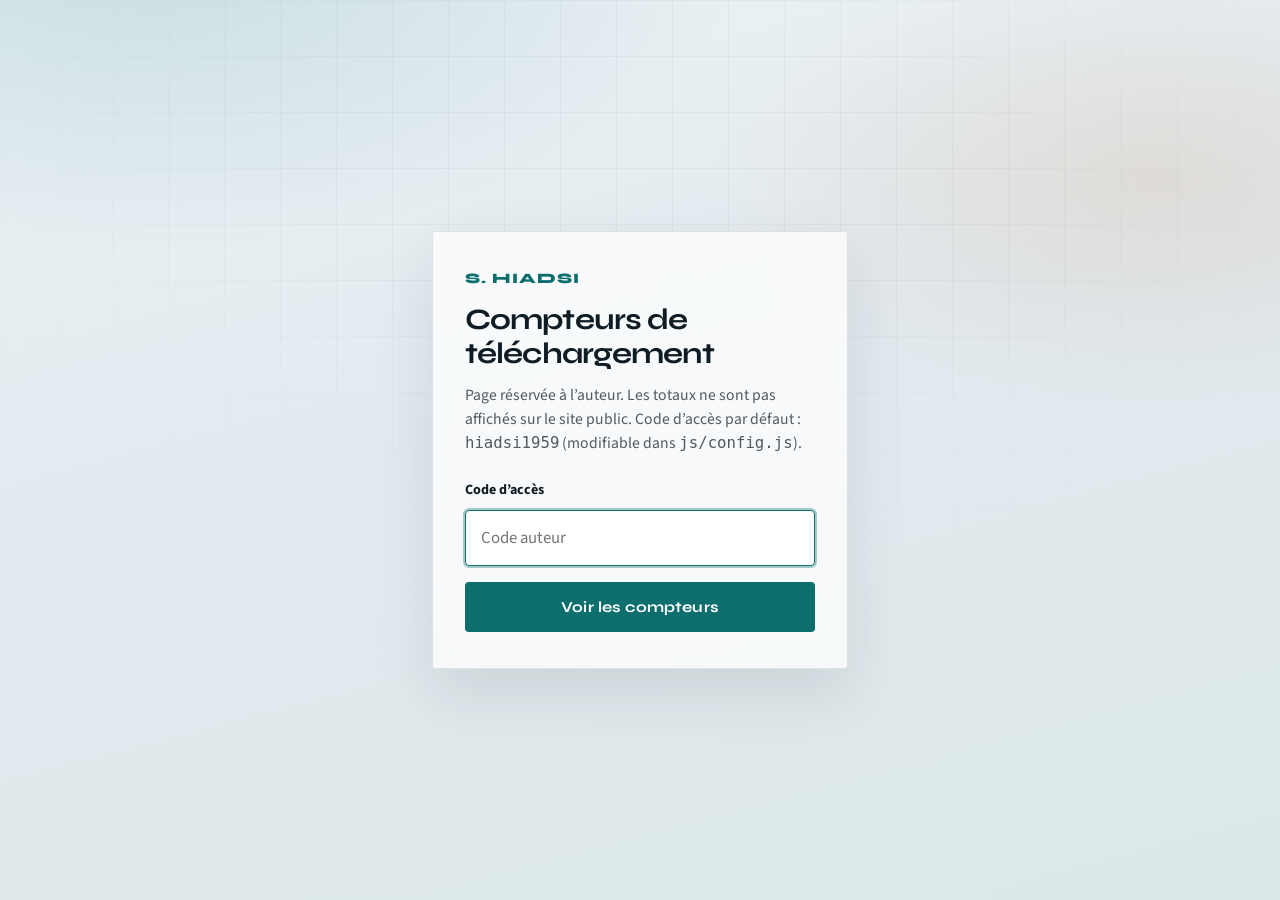
<file: compteurs.html>
<!DOCTYPE html>
<html lang="fr">
<head>
  <meta charset="UTF-8" />
  <meta name="viewport" content="width=device-width, initial-scale=1" />
  <meta name="robots" content="noindex, nofollow" />
  <title>Compteurs privés — S. HIADSI</title>
  <link rel="preconnect" href="https://fonts.googleapis.com" />
  <link rel="preconnect" href="https://fonts.gstatic.com" crossorigin />
  <link href="https://fonts.googleapis.com/css2?family=Source+Sans+3:wght@400;500;600;700&family=Syne:wght@700;800&display=swap" rel="stylesheet" />
  <link rel="stylesheet" href="css/style.css?v=20260813priv" />
  <link rel="stylesheet" href="css/login.css?v=20260813priv" />
</head>
<body class="login-page">
  <div class="bg-atmosphere" aria-hidden="true"></div>
  <div class="bg-lattice" aria-hidden="true"></div>

  <main class="login-wrap" style="max-width: 52rem;">
    <p class="login-brand">S. HIADSI</p>
    <h1>Compteurs de téléchargement</h1>
    <p class="login-text">
      Page réservée à l’auteur. Les totaux ne sont pas affichés sur le site public.
      Code d’accès par défaut&nbsp;: <code>hiadsi1959</code> (modifiable dans <code>js/config.js</code>).
    </p>

    <form id="stats-gate" class="login-form" autocomplete="current-password">
      <label for="stats-code">Code d’accès</label>
      <input
        id="stats-code"
        name="code"
        type="password"
        required
        autofocus
        placeholder="Code auteur"
      />
      <button class="btn btn-primary" type="submit">Voir les compteurs</button>
    </form>
    <p id="stats-error" class="login-error" hidden>Code incorrect.</p>

    <div id="stats-panel" hidden>
      <p class="login-note" style="margin-top: 1.5rem;">
        Total affiché = baseline + nouveaux téléchargements (CountAPI).
        <button type="button" id="stats-refresh" class="btn btn-ghost" style="margin-left: 0.5rem;">Actualiser</button>
      </p>
      <div id="stats-grid" class="stats-grid" style="margin-top: 1.25rem;" aria-live="polite">
        <p class="suggest-empty">Chargement…</p>
      </div>
      <p class="login-note" style="margin-top: 1.5rem;">
        <a href="index.html">← Retour au site</a>
        · Option e-mail&nbsp;: renseigner <code>notificationEmail</code> dans <code>js/config.js</code>
        pour recevoir un message à chaque téléchargement (avec le total).
      </p>
    </div>
  </main>

  <script src="js/config.js?v=20260813priv"></script>
  <script src="js/compteurs.js?v=20260813priv"></script>
</body>
</html>
</file>
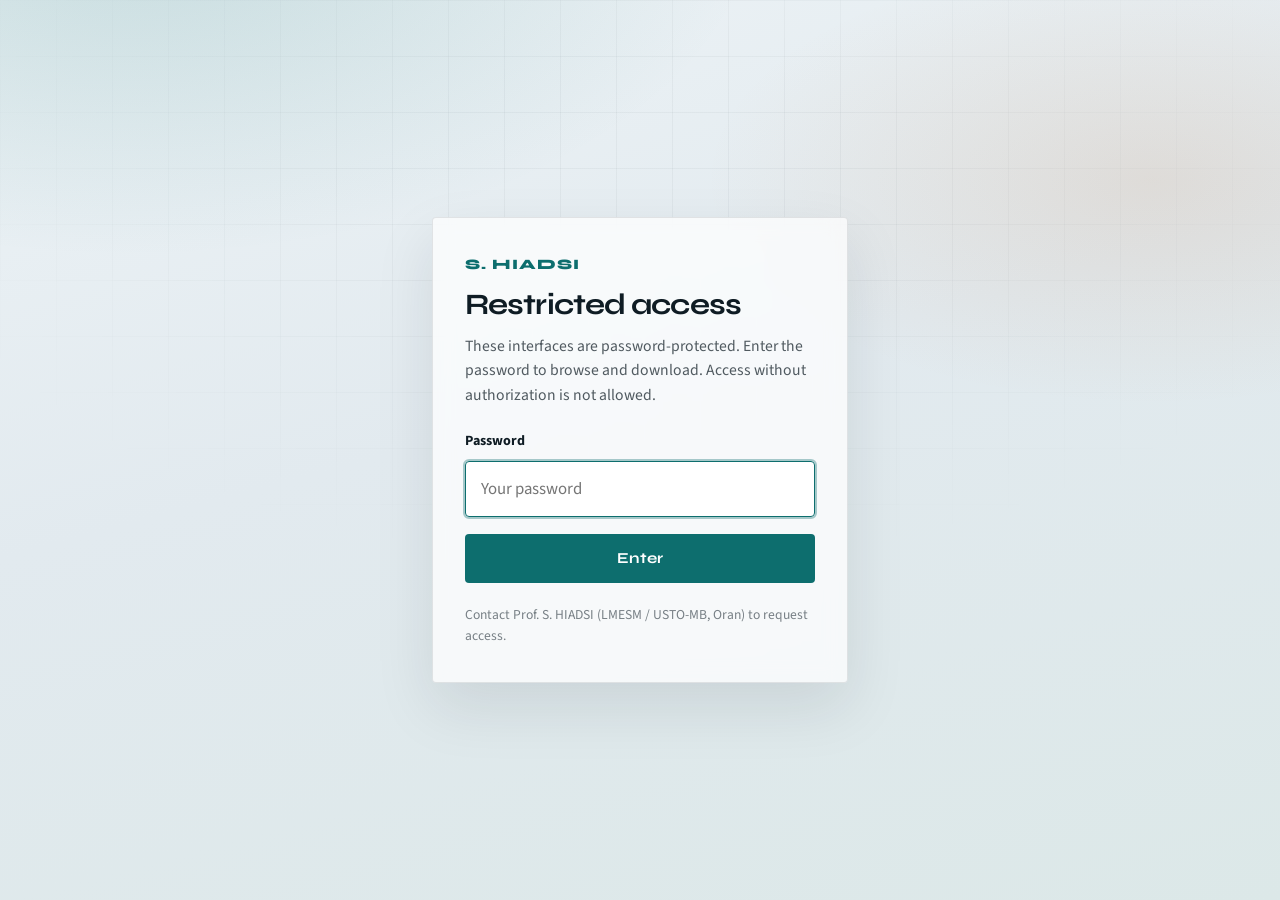
<file: login.html>
<!DOCTYPE html>
<html lang="en">
<head>
  <meta charset="UTF-8" />
  <meta name="viewport" content="width=device-width, initial-scale=1" />
  <title>Protected access — S. HIADSI</title>
  <link rel="preconnect" href="https://fonts.googleapis.com" />
  <link rel="preconnect" href="https://fonts.gstatic.com" crossorigin />
  <link href="https://fonts.googleapis.com/css2?family=Source+Sans+3:wght@400;500;600;700&family=Syne:wght@700;800&display=swap" rel="stylesheet" />
  <link rel="stylesheet" href="css/style.css?v=20260804en2" />
  <link rel="stylesheet" href="css/login.css?v=20260804en2" />
</head>
<body class="login-page">
  <div class="bg-atmosphere" aria-hidden="true"></div>
  <div class="bg-lattice" aria-hidden="true"></div>

  <main class="login-wrap">
    <p class="login-brand">S. HIADSI</p>
    <h1>Restricted access</h1>
    <p class="login-text">
      These interfaces are password-protected.
      Enter the password to browse and download.
      Access without authorization is not allowed.
    </p>

    <form class="login-form" method="post" action="/login" autocomplete="current-password">
      <label for="password">Password</label>
      <input
        id="password"
        name="password"
        type="password"
        required
        autofocus
        placeholder="Your password"
      />
      <button class="btn btn-primary" type="submit">Enter</button>
    </form>

    <p id="login-error" class="login-error" hidden>Incorrect password.</p>
    <p class="login-note">Contact Prof. S. HIADSI (LMESM / USTO-MB, Oran) to request access.</p>
  </main>

  <script>
    if (new URLSearchParams(location.search).get("error") === "1") {
      const el = document.getElementById("login-error");
      el.hidden = false;
    }
  </script>
</body>
</html>
</file>
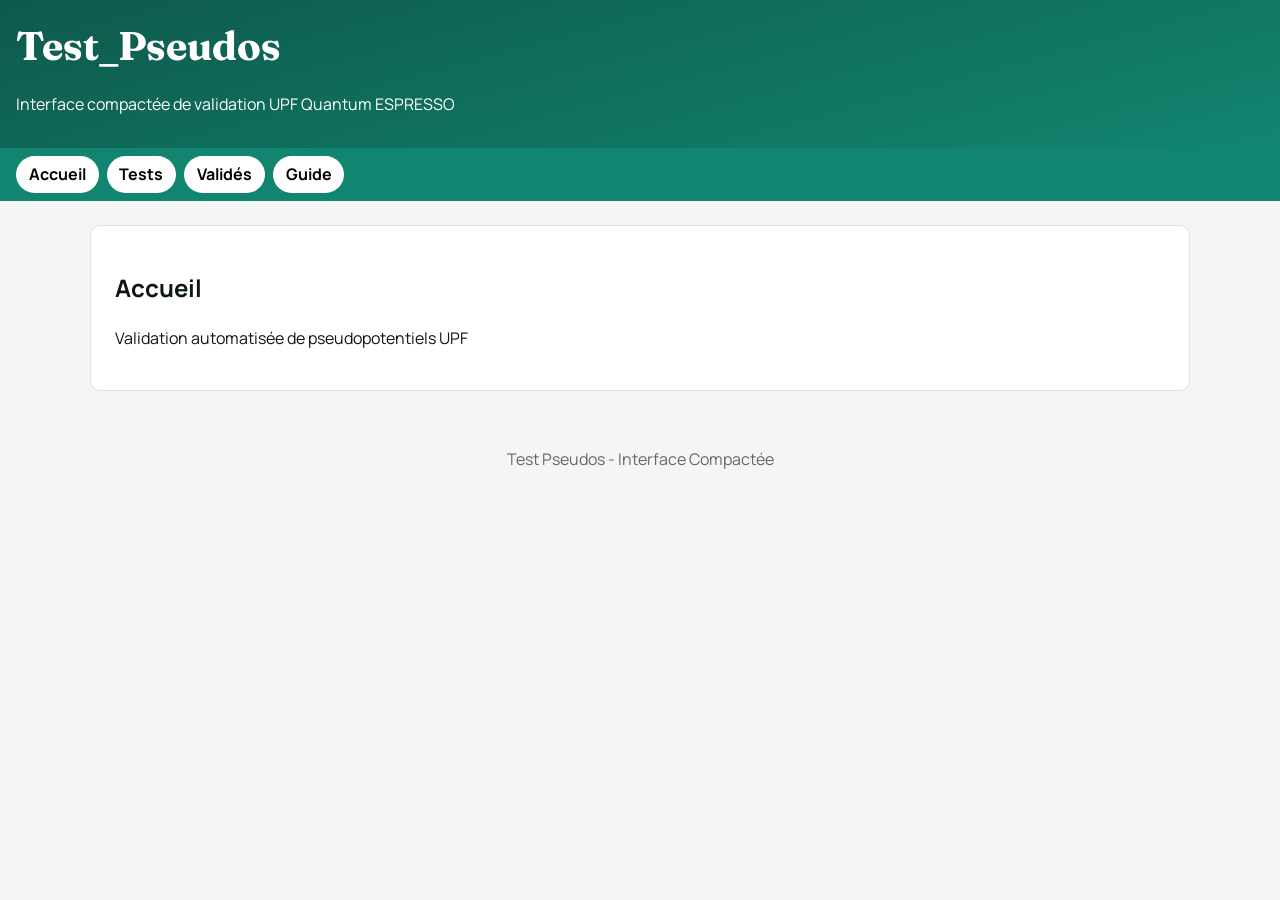
<file: interface/index.inline.html>
<!DOCTYPE html>
<html lang="fr">
<head>
<meta charset="UTF-8">
<meta name="viewport" content="width=device-width,initial-scale=1">
<title>Test_Pseudos - Compact</title>
<link rel="icon" type="image/svg+xml" href="favicon.svg">
<link href="https://fonts.googleapis.com/css2?family=Fraunces:wght@700&family=Manrope:wght@400;600;700&display=swap" rel="stylesheet">
<style>
:root{--ink:#0c1612;--teal:#128570;--paper:#f3f6f2;--line:rgba(26,36,32,.12)}
*{box-sizing:border-box}body{margin:0;font-family:Manrope,sans-serif;background:var(--paper);color:var(--ink);line-height:1.5}
.top{background:linear-gradient(165deg,#0e5a4c,#128570);color:#fff;padding:1rem}
.brand{font-family:Fraunces,serif;font-size:2.5rem;margin:0}
.nav{display:flex;gap:.5rem;padding:.5rem 1rem;background:#128570;position:sticky;top:0}
.nav a{color:#000;background:#fff;padding:.4rem .8rem;border-radius:20px;text-decoration:none;font-weight:700}
.panel{max-width:1100px;margin:1.5rem auto;background:#fff;padding:1.5rem;border-radius:10px;border:1px solid var(--line)}
.btn{padding:.5rem 1rem;border-radius:8px;border:1px solid var(--line);cursor:pointer;font-weight:600}
.btn.primary{background:var(--teal);color:#fff}
</style>
</head>
<body>
<header class="top">
<h1 class="brand">Test_Pseudos</h1>
<p>Interface compactée de validation UPF Quantum ESPRESSO</p>
</header>
<nav class="nav">
<a href="#accueil">Accueil</a>
<a href="#test">Tests</a>
<a href="#valides">Validés</a>
<a href="#guide">Guide</a>
</nav>
<main>
<section id="accueil" class="panel"><h2>Accueil</h2><p>Validation automatisée de pseudopotentiels UPF</p></section>
<section id="test" class="panel"><h2>Tests</h2><button class="btn primary">Lancer tests</button></section>
<section id="valides" class="panel"><h2>Pseudos validés</h2></section>
<section id="guide" class="panel"><h2>Guide</h2></section>
</main>
<footer style="text-align:center;padding:2rem;color:#666">Test Pseudos - Interface Compactée</footer>
<script>
document.querySelectorAll('.nav a').forEach(a=>{a.onclick=e=>{e.preventDefault();document.querySelectorAll('section').forEach(s=>s.style.display='none');document.getElementById(a.href.split('#')[1]).style.display='block'}});
document.querySelectorAll('section').forEach((s,i)=>s.style.display=i===0?'block':'none');
</script>
</body>
</html>
</file>
<file: css/style.css>
/* HIADSI — Interfaces Quantum ESPRESSO */
:root {
  --ink: #0f1c24;
  --ink-soft: #243642;
  --mist: #e8eef2;
  --paper: #f4f7f9;
  --teal: #0d6e6e;
  --teal-bright: #128a8a;
  --copper: #b86b2e;
  --line: rgba(15, 28, 36, 0.12);
  --shadow: 0 24px 60px rgba(15, 28, 36, 0.1);
  --font-display: "Syne", system-ui, sans-serif;
  --font-body: "Source Sans 3", system-ui, sans-serif;
  --max: 1120px;
  --radius: 4px;
}

*,
*::before,
*::after {
  box-sizing: border-box;
}

html {
  scroll-behavior: smooth;
}

body {
  margin: 0;
  color: var(--ink);
  font-family: var(--font-body);
  font-size: 1.05rem;
  line-height: 1.55;
  background: var(--paper);
  overflow-x: hidden;
}

img {
  max-width: 100%;
  display: block;
}

a {
  color: inherit;
  text-decoration: none;
}

/* ——— Citation notice (top) ——— */
.cite-banner {
  position: relative;
  z-index: 25;
  padding: 0.42rem 0;
  background: #0a2a2a;
  color: #e8f4f3;
  border-bottom: 1px solid rgba(184, 107, 46, 0.45);
  font-size: 0.8rem;
  line-height: 1.3;
}

.cite-banner p {
  margin: 0;
  max-width: 68rem;
}

.cite-banner strong {
  color: #f0c48a;
  letter-spacing: 0.04em;
}

.cite-banner em {
  font-style: normal;
  font-weight: 600;
  color: #fff;
}

/* ——— Atmosphere ——— */
.bg-atmosphere {
  position: fixed;
  inset: 0;
  z-index: -1;
  background:
    radial-gradient(ellipse 90% 70% at 10% -10%, rgba(13, 110, 110, 0.18), transparent 55%),
    radial-gradient(ellipse 70% 50% at 90% 20%, rgba(184, 107, 46, 0.12), transparent 50%),
    linear-gradient(165deg, #edf3f6 0%, #e2eaef 45%, #dce8e8 100%);
}

.bg-lattice {
  position: fixed;
  inset: 0;
  z-index: -1;
  opacity: 0.35;
  background-image:
    linear-gradient(var(--line) 1px, transparent 1px),
    linear-gradient(90deg, var(--line) 1px, transparent 1px);
  background-size: 56px 56px;
  mask-image: radial-gradient(ellipse 80% 60% at 50% 20%, #000 20%, transparent 75%);
  pointer-events: none;
}

/* ——— Layout ——— */
.wrap {
  width: min(100% - 2.5rem, var(--max));
  margin-inline: auto;
}

.site-header {
  position: sticky;
  top: 0;
  z-index: 20;
  padding: 0.5rem 0;
  color: #f3faf9;
  background:
    radial-gradient(ellipse 80% 120% at 12% 0%, rgba(127, 212, 208, 0.22), transparent 55%),
    linear-gradient(125deg, #063636 0%, #0d6e6e 48%, #245f78 100%);
  border-bottom: 3px solid rgba(184, 107, 46, 0.5);
  box-shadow: 0 10px 28px rgba(15, 28, 36, 0.12);
}

.site-header .wrap,
.header-inner {
  display: flex;
  align-items: center;
  justify-content: space-between;
  gap: 1rem;
}

.nav-brand {
  font-family: var(--font-display);
  font-weight: 800;
  font-size: 0.96rem;
  letter-spacing: 0.04em;
  color: #fff;
}

.nav-links {
  display: flex;
  flex-wrap: wrap;
  gap: 0.7rem 1rem;
  font-size: 0.78rem;
  font-weight: 600;
  letter-spacing: 0.02em;
  justify-content: flex-end;
}

.nav-links a {
  color: rgba(243, 250, 249, 0.82);
  transition: color 0.2s ease;
}

.nav-links a:hover {
  color: #fff;
}

/* ——— Hero ——— */
.hero {
  min-height: min(62vh, 36rem);
  display: grid;
  align-content: center;
  padding: 1.8rem 0 2.2rem;
  position: relative;
  text-align: left;
}

.brand {
  font-family: var(--font-display);
  font-weight: 800;
  font-size: clamp(2.2rem, 6vw, 4.2rem);
  line-height: 0.95;
  letter-spacing: -0.03em;
  margin: 0 0 0.7rem;
  color: var(--ink);
}

.brand span {
  color: var(--teal);
}

.hero-lead {
  max-width: 34rem;
  font-size: clamp(1rem, 1.8vw, 1.2rem);
  color: var(--ink-soft);
  margin: 0 0 0.35rem;
  font-weight: 500;
}

.hero-sub {
  max-width: 32rem;
  margin: 0 0 1.2rem;
  color: rgba(15, 28, 36, 0.72);
  font-size: 0.96rem;
}

.cta-row {
  display: flex;
  flex-wrap: wrap;
  gap: 0.85rem;
  align-items: center;
}

.hero-update {
  display: inline-flex;
  align-items: center;
  gap: 0.6rem;
  margin: 0 0 1.2rem;
  padding: 0.5rem 0.9rem;
  border-radius: 999px;
  border: 1px solid rgba(13, 110, 110, 0.18);
  background: rgba(13, 110, 110, 0.07);
  color: var(--ink-soft);
  font-size: 0.82rem;
  font-weight: 700;
  letter-spacing: 0.02em;
}

.hero-update time {
  color: var(--teal);
  font-weight: 800;
}

.btn {
  display: inline-flex;
  align-items: center;
  justify-content: center;
  gap: 0.45rem;
  padding: 0.85rem 1.35rem;
  font-family: var(--font-display);
  font-weight: 700;
  font-size: 0.95rem;
  letter-spacing: 0.01em;
  border-radius: var(--radius);
  border: 2px solid transparent;
  cursor: pointer;
  transition: transform 0.2s ease, background 0.2s ease, color 0.2s ease, border-color 0.2s ease;
}

.btn:hover {
  transform: translateY(-2px);
}

.btn-primary {
  background: var(--teal);
  color: #fff;
}

.btn-primary:hover {
  background: var(--teal-bright);
}

.btn-ghost {
  background: transparent;
  border-color: rgba(15, 28, 36, 0.25);
  color: var(--ink);
}

.btn-ghost:hover {
  border-color: var(--ink);
}

.hero-meta {
  margin-top: 3rem;
  max-width: 36rem;
  display: flex;
  flex-direction: column;
  gap: 0.35rem;
  font-size: 0.92rem;
  color: rgba(15, 28, 36, 0.62);
  font-weight: 500;
  line-height: 1.45;
}

.hero-meta-name {
  font-weight: 700;
  letter-spacing: 0.04em;
  text-transform: uppercase;
  color: rgba(15, 28, 36, 0.72);
}

.hero-meta-aff {
  font-size: 0.86rem;
  font-weight: 500;
  letter-spacing: 0.01em;
  text-transform: none;
}

/* ——— Sections ——— */
section {
  padding: 2.3rem 0;
}

.section-head {
  max-width: 38rem;
  margin-bottom: 1.2rem;
}

.section-kicker {
  font-family: var(--font-display);
  font-size: 0.7rem;
  font-weight: 700;
  letter-spacing: 0.12em;
  text-transform: uppercase;
  color: var(--copper);
  margin: 0 0 0.45rem;
}

.section-head h2 {
  font-family: var(--font-display);
  font-size: clamp(1.5rem, 3.2vw, 2.2rem);
  line-height: 1.1;
  letter-spacing: -0.03em;
  margin: 0 0 0.5rem;
}

.section-head p {
  margin: 0;
  color: rgba(15, 28, 36, 0.7);
}

/* ——— Interface list (interaction containers) ——— */
.interface-list {
  display: grid;
  gap: 1rem;
}

.interface-item {
  display: grid;
  grid-template-columns: auto 1fr auto;
  gap: 0.7rem 0.8rem;
  align-items: center;
  padding: 0.8rem 0.9rem;
  background: rgba(255, 255, 255, 0.55);
  border: 1px solid rgba(15, 28, 36, 0.08);
  border-radius: var(--radius);
  backdrop-filter: blur(8px);
  transition: border-color 0.2s ease, transform 0.2s ease, box-shadow 0.2s ease;
}

.interface-item:hover {
  border-color: rgba(13, 110, 110, 0.35);
  transform: translateY(-2px);
  box-shadow: var(--shadow);
}

.iface-num {
  font-family: var(--font-display);
  font-weight: 800;
  font-size: 1.5rem;
  color: var(--teal);
  min-width: 2rem;
}

.iface-body h3 {
  font-family: var(--font-display);
  font-size: 0.98rem;
  margin: 0 0 0.2rem;
  letter-spacing: -0.02em;
}

.iface-body p {
  margin: 0;
  font-size: 0.84rem;
  color: rgba(15, 28, 36, 0.7);
}

.iface-actions {
  display: flex;
  flex-wrap: wrap;
  gap: 0.5rem;
  justify-content: flex-end;
}

.btn-sm {
  padding: 0.45rem 0.7rem;
  font-size: 0.76rem;
}

.btn-download {
  background: var(--ink);
  color: #fff;
  border: none;
  cursor: pointer;
  font: inherit;
}

.btn-download:hover {
  background: var(--ink-soft);
}

.dl-count {
  margin: 0.55rem 0 0;
  font-size: 0.82rem;
  font-weight: 600;
  color: rgba(15, 28, 36, 0.5);
}

/* ——— Stats ——— */
.stats-grid {
  display: grid;
  grid-template-columns: repeat(3, minmax(0, 1fr));
  gap: 1rem;
}

.stat-card {
  padding: 1.25rem 1rem;
  border-top: 2px solid rgba(13, 110, 110, 0.35);
  background: rgba(255, 255, 255, 0.35);
}

.stat-card h3 {
  margin: 0 0 0.75rem;
  font-family: var(--font-display);
  font-size: 0.95rem;
  letter-spacing: -0.02em;
  line-height: 1.3;
}

.stat-num {
  margin: 0;
  font-family: var(--font-display);
  font-size: 2.2rem;
  font-weight: 800;
  color: var(--teal);
  line-height: 1;
}

.stat-label {
  margin: 0.35rem 0 0;
  font-size: 0.8rem;
  color: rgba(15, 28, 36, 0.55);
}

@media (max-width: 960px) {
  .stats-grid {
    grid-template-columns: repeat(2, minmax(0, 1fr));
  }
}

@media (max-width: 520px) {
  .stats-grid {
    grid-template-columns: 1fr;
  }
}

/* ——— Download modal ——— */
body.modal-open {
  overflow: hidden;
}

.dl-modal[hidden] {
  display: none !important;
}

.dl-modal {
  position: fixed;
  inset: 0;
  z-index: 80;
  display: grid;
  place-items: center;
  padding: 1.25rem;
}

.dl-modal-backdrop {
  position: absolute;
  inset: 0;
  background: rgba(10, 18, 24, 0.55);
  backdrop-filter: blur(2px);
}

.dl-modal-panel {
  position: relative;
  z-index: 1;
  width: min(32rem, 100%);
  max-height: min(92vh, 40rem);
  overflow: auto;
  padding: 1.75rem 1.5rem 1.5rem;
  background: #f7f4ef;
  border: 1px solid rgba(15, 28, 36, 0.12);
  box-shadow: 0 24px 60px rgba(10, 18, 24, 0.28);
}

.dl-modal-panel h2 {
  margin: 0 0 0.35rem;
  font-family: var(--font-display);
  font-size: 1.45rem;
  letter-spacing: -0.02em;
}

.dl-modal-lead {
  margin: 0 0 0.75rem;
  color: rgba(15, 28, 36, 0.7);
}

.dl-modal-note {
  margin: 0 0 1.25rem;
  font-size: 0.9rem;
  color: rgba(15, 28, 36, 0.6);
  line-height: 1.45;
}

.dl-modal-x {
  position: absolute;
  top: 0.65rem;
  right: 0.75rem;
  border: none;
  background: transparent;
  font-size: 1.6rem;
  line-height: 1;
  color: rgba(15, 28, 36, 0.55);
  cursor: pointer;
}

.dl-modal-x:hover {
  color: var(--ink);
}

.dl-modal .suggest-actions {
  flex-wrap: wrap;
}

.kw-label {
  margin: 0.65rem 0 0.3rem;
  font-size: 0.72rem;
  font-weight: 700;
  letter-spacing: 0.06em;
  text-transform: uppercase;
  color: rgba(15, 28, 36, 0.45);
}

.iface-keywords {
  list-style: none;
  margin: 0 0 0.65rem;
  padding: 0;
  display: flex;
  flex-wrap: wrap;
  gap: 0.35rem;
}

.iface-keywords li {
  font-size: 0.72rem;
  font-weight: 500;
  line-height: 1.25;
  padding: 0.22rem 0.5rem;
  border-radius: 999px;
  border: 1px solid rgba(13, 110, 110, 0.22);
  background: rgba(13, 110, 110, 0.07);
  color: var(--ink-soft);
}

.tag {
  display: inline-block;
  margin-top: 0.45rem;
  font-size: 0.75rem;
  font-weight: 700;
  letter-spacing: 0.04em;
  text-transform: uppercase;
  color: var(--teal);
}
.tag-version {
  margin-top: 0;
  margin-left: 0.35rem;
  font-size: 0.68rem;
  color: var(--gold, #ffb066);
  vertical-align: middle;
}
.iface-release-date {
  display: block;
  margin-bottom: 0.45rem;
  font-size: 0.72rem;
  font-weight: 700;
  letter-spacing: 0.03em;
  color: var(--gold, #ffb066);
  text-align: center;
}

/* ——— How it works ——— */
.steps {
  display: grid;
  grid-template-columns: repeat(3, 1fr);
  gap: 0.8rem 1rem;
  counter-reset: step;
}

.step h3 {
  font-family: var(--font-display);
  font-size: 0.94rem;
  margin: 0 0 0.25rem;
}

.step p {
  margin: 0;
  color: rgba(15, 28, 36, 0.7);
  font-size: 0.84rem;
}

.step::before {
  counter-increment: step;
  content: "0" counter(step);
  display: block;
  font-family: var(--font-display);
  font-weight: 800;
  font-size: 2rem;
  color: var(--teal);
  line-height: 1;
  margin-bottom: 0.75rem;
  letter-spacing: -0.03em;
}

/* ——— Install note ——— */
.note-panel {
  padding: 2rem 0 0;
  border-top: 1px solid var(--line);
  margin-top: 3rem;
}

.note-panel pre {
  margin: 1rem 0 0;
  padding: 1.1rem 1.25rem;
  background: var(--ink);
  color: #d7e6e6;
  border-radius: var(--radius);
  overflow-x: auto;
  font-size: 0.9rem;
  line-height: 1.6;
}

/* ——— Feedback ——— */
.suggest-form {
  display: grid;
  gap: 1rem;
  max-width: 40rem;
  padding: 1.5rem;
  background: rgba(255, 255, 255, 0.6);
  border: 1px solid rgba(15, 28, 36, 0.1);
  border-radius: var(--radius);
}

.suggest-row {
  display: grid;
  gap: 0.4rem;
}

.suggest-row label {
  font-weight: 700;
  font-size: 0.9rem;
}

.suggest-row label span {
  font-weight: 500;
  color: rgba(15, 28, 36, 0.5);
}

.suggest-row input,
.suggest-row select,
.suggest-row textarea {
  width: 100%;
  padding: 0.75rem 0.9rem;
  border: 1px solid rgba(15, 28, 36, 0.2);
  border-radius: var(--radius);
  font: inherit;
  background: #fff;
  color: var(--ink);
}

.suggest-row textarea {
  resize: vertical;
  min-height: 8rem;
}

.suggest-row input:focus,
.suggest-row select:focus,
.suggest-row textarea:focus {
  outline: 2px solid rgba(13, 110, 110, 0.35);
  border-color: var(--teal);
}

.suggest-actions {
  display: flex;
  flex-wrap: wrap;
  align-items: center;
  gap: 1rem;
  margin-top: 0.25rem;
}

.suggest-status {
  margin: 0;
  font-size: 0.95rem;
  font-weight: 600;
}

.suggest-status.is-ok {
  color: var(--teal);
}

.suggest-status.is-err {
  color: #9b2c2c;
}

.suggest-list-wrap {
  margin-top: 2.5rem;
}

.suggest-list-title {
  font-family: var(--font-display);
  font-size: 1.25rem;
  margin: 0 0 1rem;
  letter-spacing: -0.02em;
}

.suggest-list {
  display: grid;
  gap: 0.85rem;
}

.suggest-card {
  padding: 1.1rem 1.2rem;
  background: rgba(255, 255, 255, 0.5);
  border-left: 3px solid var(--teal);
  border-radius: 0 var(--radius) var(--radius) 0;
}

.suggest-card header {
  display: flex;
  flex-wrap: wrap;
  gap: 0.5rem 1rem;
  margin-bottom: 0.45rem;
  font-size: 0.85rem;
  color: rgba(15, 28, 36, 0.55);
  font-weight: 600;
}

.suggest-card .iface {
  color: var(--teal);
}

.suggest-card p {
  margin: 0;
  white-space: pre-wrap;
  color: rgba(15, 28, 36, 0.8);
}

.suggest-empty {
  margin: 0;
  color: rgba(15, 28, 36, 0.55);
}

/* ——— Licence ——— */
.licence-grid {
  display: grid;
  grid-template-columns: 1fr 1fr;
  gap: 1.5rem;
}

.licence-col {
  padding: 1.5rem 1.4rem;
  border-radius: var(--radius);
  border: 1px solid rgba(15, 28, 36, 0.1);
  background: rgba(255, 255, 255, 0.55);
}

.licence-col h3 {
  font-family: var(--font-display);
  font-size: 1.15rem;
  margin: 0 0 0.85rem;
  letter-spacing: -0.02em;
}

.licence-col.ok h3 {
  color: var(--teal);
}

.licence-col.no h3 {
  color: var(--copper);
}

.licence-col ul {
  margin: 0;
  padding-left: 1.15rem;
  color: rgba(15, 28, 36, 0.75);
}

.licence-col li {
  margin-bottom: 0.4rem;
}

.licence-note {
  margin: 2rem 0 0;
  font-size: 0.95rem;
  color: rgba(15, 28, 36, 0.65);
}

.licence-note a {
  color: var(--teal);
  font-weight: 600;
  text-decoration: underline;
  text-underline-offset: 2px;
}

@media (max-width: 720px) {
  .licence-grid {
    grid-template-columns: 1fr;
  }
}

/* ——— Footer ——— */
.site-footer {
  padding: 2.5rem 0 3rem;
  border-top: 1px solid var(--line);
  font-size: 0.92rem;
  color: rgba(15, 28, 36, 0.6);
}

.site-footer .wrap {
  display: flex;
  flex-wrap: wrap;
  justify-content: space-between;
  gap: 1rem;
}

.site-footer strong {
  color: var(--ink);
  font-family: var(--font-display);
}

.footer-aff {
  text-align: right;
  line-height: 1.5;
  max-width: 28rem;
}

.footer-dl-stats {
  margin: 0.75rem 0 0;
  display: flex;
  flex-wrap: wrap;
  align-items: baseline;
  gap: 0.35rem 0.6rem;
  font-size: 0.88rem;
}

.footer-dl-num {
  font-family: var(--font-display);
  font-size: 1.35rem;
  font-weight: 700;
  color: var(--accent, #0d6b5c);
  letter-spacing: 0.02em;
}

@media (max-width: 720px) {
  .footer-aff {
    text-align: left;
  }
}

/* ——— Motion ——— */
.reveal {
  opacity: 0;
  transform: translateY(22px);
  transition: opacity 0.7s ease, transform 0.7s ease;
}

.reveal.is-visible {
  opacity: 1;
  transform: none;
}

.brand {
  animation: brandIn 1s cubic-bezier(0.22, 1, 0.36, 1) both;
}

.hero-lead,
.hero-sub,
.cta-row,
.hero-meta {
  animation: rise 0.9s cubic-bezier(0.22, 1, 0.36, 1) both;
}

.hero-lead { animation-delay: 0.15s; }
.hero-sub { animation-delay: 0.28s; }
.cta-row { animation-delay: 0.4s; }
.hero-meta { animation-delay: 0.55s; }

@keyframes brandIn {
  from {
    opacity: 0;
    transform: translateY(28px) scale(0.98);
    letter-spacing: 0.04em;
  }
  to {
    opacity: 1;
    transform: none;
    letter-spacing: -0.04em;
  }
}

@keyframes rise {
  from {
    opacity: 0;
    transform: translateY(16px);
  }
  to {
    opacity: 1;
    transform: none;
  }
}

/* ——— Responsive ——— */
@media (max-width: 820px) {
  .interface-item {
    grid-template-columns: auto 1fr;
  }

  .iface-actions {
    grid-column: 1 / -1;
    justify-content: flex-start;
  }

  .steps {
    grid-template-columns: 1fr;
    gap: 1.75rem;
  }
}

@media (max-width: 560px) {
  .nav-links {
    gap: 1rem;
    font-size: 0.85rem;
  }

  .hero {
    padding-top: 5.5rem;
  }

  .interface-item {
    grid-template-columns: 1fr;
    gap: 0.75rem;
  }
}

@media (prefers-reduced-motion: reduce) {
  *,
  *::before,
  *::after {
    animation: none !important;
    transition: none !important;
  }

  .reveal {
    opacity: 1;
    transform: none;
  }
}


/* ——— Suite workflow ——— */
.suite-section {
  padding-top: 3.5rem;
  border-top: 1px solid rgba(15, 28, 36, 0.06);
}

.suite-flow {
  list-style: none;
  margin: 1.75rem 0 0;
  padding: 0;
  display: grid;
  grid-template-columns: repeat(6, minmax(0, 1fr));
  gap: 0.65rem;
}

/* ——— Presentation (FR / EN) ——— */
.presentation-section {
  padding: 3.25rem 0 2.5rem;
  border-top: 1px solid rgba(15, 28, 36, 0.06);
}

.lang-switch {
  display: inline-flex;
  gap: 0.35rem;
  margin: 0 0 1.5rem;
  padding: 0.25rem;
  border: 1px solid var(--line);
  border-radius: 999px;
  background: rgba(255, 255, 255, 0.65);
}

.lang-btn {
  border: 0;
  background: transparent;
  font-family: var(--font-body);
  font-size: 0.88rem;
  font-weight: 600;
  padding: 0.4rem 0.95rem;
  border-radius: 999px;
  color: var(--ink-soft);
  cursor: pointer;
}

.lang-btn.is-active {
  background: var(--teal);
  color: #fff;
}

.pres-panel[hidden] {
  display: none !important;
}

.pres-intro {
  margin: 0 0 1.5rem;
  max-width: 48rem;
  font-size: 1.08rem;
  line-height: 1.6;
  color: rgba(15, 28, 36, 0.82);
}

.pres-list {
  list-style: none;
  margin: 0;
  padding: 0;
  display: grid;
  gap: 1rem;
}

.pres-list > li {
  padding: 1.15rem 1.25rem 1.2rem;
  background: rgba(255, 255, 255, 0.72);
  border: 1px solid var(--line);
  border-left: 4px solid var(--teal);
  border-radius: var(--radius);
  box-shadow: 0 10px 28px rgba(15, 28, 36, 0.04);
}

.pres-list h3 {
  margin: 0 0 0.55rem;
  font-family: var(--font-display);
  font-size: 1.15rem;
  letter-spacing: -0.02em;
  display: flex;
  flex-wrap: wrap;
  align-items: baseline;
  gap: 0.55rem;
}

.pres-n {
  font-size: 0.82rem;
  font-weight: 800;
  letter-spacing: 0.06em;
  color: var(--copper);
}

.pres-list p {
  margin: 0.35rem 0 0;
  font-size: 0.98rem;
  color: rgba(15, 28, 36, 0.78);
  line-height: 1.5;
}

.pres-list code {
  font-size: 0.9em;
  background: rgba(13, 110, 110, 0.08);
  padding: 0.05rem 0.3rem;
  border-radius: 3px;
}

.pres-note {
  margin: 1.5rem 0 0;
  max-width: 48rem;
  font-size: 0.95rem;
  color: rgba(15, 28, 36, 0.68);
  border-left: 3px solid rgba(184, 107, 46, 0.45);
  padding-left: 1rem;
  line-height: 1.5;
}

.pres-cta {
  display: flex;
  flex-wrap: wrap;
  gap: 0.75rem;
  margin: 1.75rem 0 0;
}

.suite-flow li {
  display: grid;
  gap: 0.25rem;
  padding: 1rem 0.9rem;
  border-top: 3px solid var(--teal);
  background: rgba(255, 255, 255, 0.45);
}

.suite-flow .flow-n {
  font-family: var(--font-display);
  font-weight: 800;
  font-size: 0.85rem;
  color: var(--copper);
  letter-spacing: 0.06em;
}

.suite-flow strong {
  font-family: var(--font-display);
  font-size: 1rem;
  letter-spacing: -0.02em;
}

.suite-flow span:last-child {
  font-size: 0.85rem;
  color: rgba(15, 28, 36, 0.62);
  line-height: 1.35;
}

.suite-en {
  margin: 0;
  max-width: 46rem;
  font-size: 0.98rem;
  color: rgba(15, 28, 36, 0.68);
  line-height: 1.55;
  border-left: 3px solid rgba(13, 110, 110, 0.35);
  padding-left: 1rem;
}

.suite-overview {
  margin-top: 2.75rem;
  max-width: 46rem;
  font-size: 1.02rem;
  color: rgba(15, 28, 36, 0.78);
  line-height: 1.6;
}

.suite-overview p {
  margin: 0 0 1rem;
}

.suite-overview a {
  color: var(--teal);
  word-break: break-all;
}

.suite-overview ul {
  margin: 0;
  padding-left: 1.15rem;
  display: grid;
  gap: 0.45rem;
}

.suite-overview li {
  padding-left: 0.15rem;
}

.interface-item {
  border-left: 3px solid transparent;
}

.interface-item:hover {
  border-left-color: var(--teal);
}


@media (max-width: 1100px) {
  .suite-flow {
    grid-template-columns: repeat(3, minmax(0, 1fr));
  }
}

@media (max-width: 900px) {
  .suite-flow {
    grid-template-columns: 1fr 1fr;
  }
  .nav-links {
    gap: 0.75rem;
    font-size: 0.82rem;
  }
}

@media (max-width: 560px) {
  .suite-flow {
    grid-template-columns: 1fr;
  }
  .site-header .wrap,
  .header-inner {
    flex-direction: column;
    align-items: flex-start;
  }
}
</file>
<file: css/login.css>
.login-page {
  min-height: 100vh;
  min-height: 100dvh;
  display: grid;
  place-items: center;
  padding: 2rem 1.25rem;
}

.login-wrap {
  width: min(100%, 26rem);
  padding: 2.25rem 2rem;
  background: rgba(255, 255, 255, 0.72);
  border: 1px solid rgba(15, 28, 36, 0.1);
  border-radius: 4px;
  backdrop-filter: blur(10px);
  box-shadow: 0 24px 60px rgba(15, 28, 36, 0.1);
  animation: rise 0.7s cubic-bezier(0.22, 1, 0.36, 1) both;
}

.login-brand {
  font-family: var(--font-display);
  font-weight: 800;
  letter-spacing: 0.08em;
  color: var(--teal);
  margin: 0 0 0.75rem;
  font-size: 0.9rem;
}

.login-wrap h1 {
  font-family: var(--font-display);
  font-size: 1.85rem;
  letter-spacing: -0.03em;
  margin: 0 0 0.75rem;
  line-height: 1.15;
}

.login-text {
  margin: 0 0 1.5rem;
  color: rgba(15, 28, 36, 0.72);
  font-size: 0.98rem;
}

.login-form {
  display: grid;
  gap: 0.55rem;
}

.login-form label {
  font-weight: 700;
  font-size: 0.88rem;
}

.login-form input {
  width: 100%;
  padding: 0.85rem 0.95rem;
  border: 1px solid rgba(15, 28, 36, 0.2);
  border-radius: 4px;
  font: inherit;
  background: #fff;
}

.login-form input:focus {
  outline: 2px solid rgba(13, 110, 110, 0.35);
  border-color: var(--teal);
}

.login-form .btn {
  margin-top: 0.5rem;
  width: 100%;
}

.login-error {
  margin: 1rem 0 0;
  color: #9b2c2c;
  font-weight: 600;
  font-size: 0.92rem;
}

.login-note {
  margin: 1.35rem 0 0;
  font-size: 0.85rem;
  color: rgba(15, 28, 36, 0.55);
}
</file>
